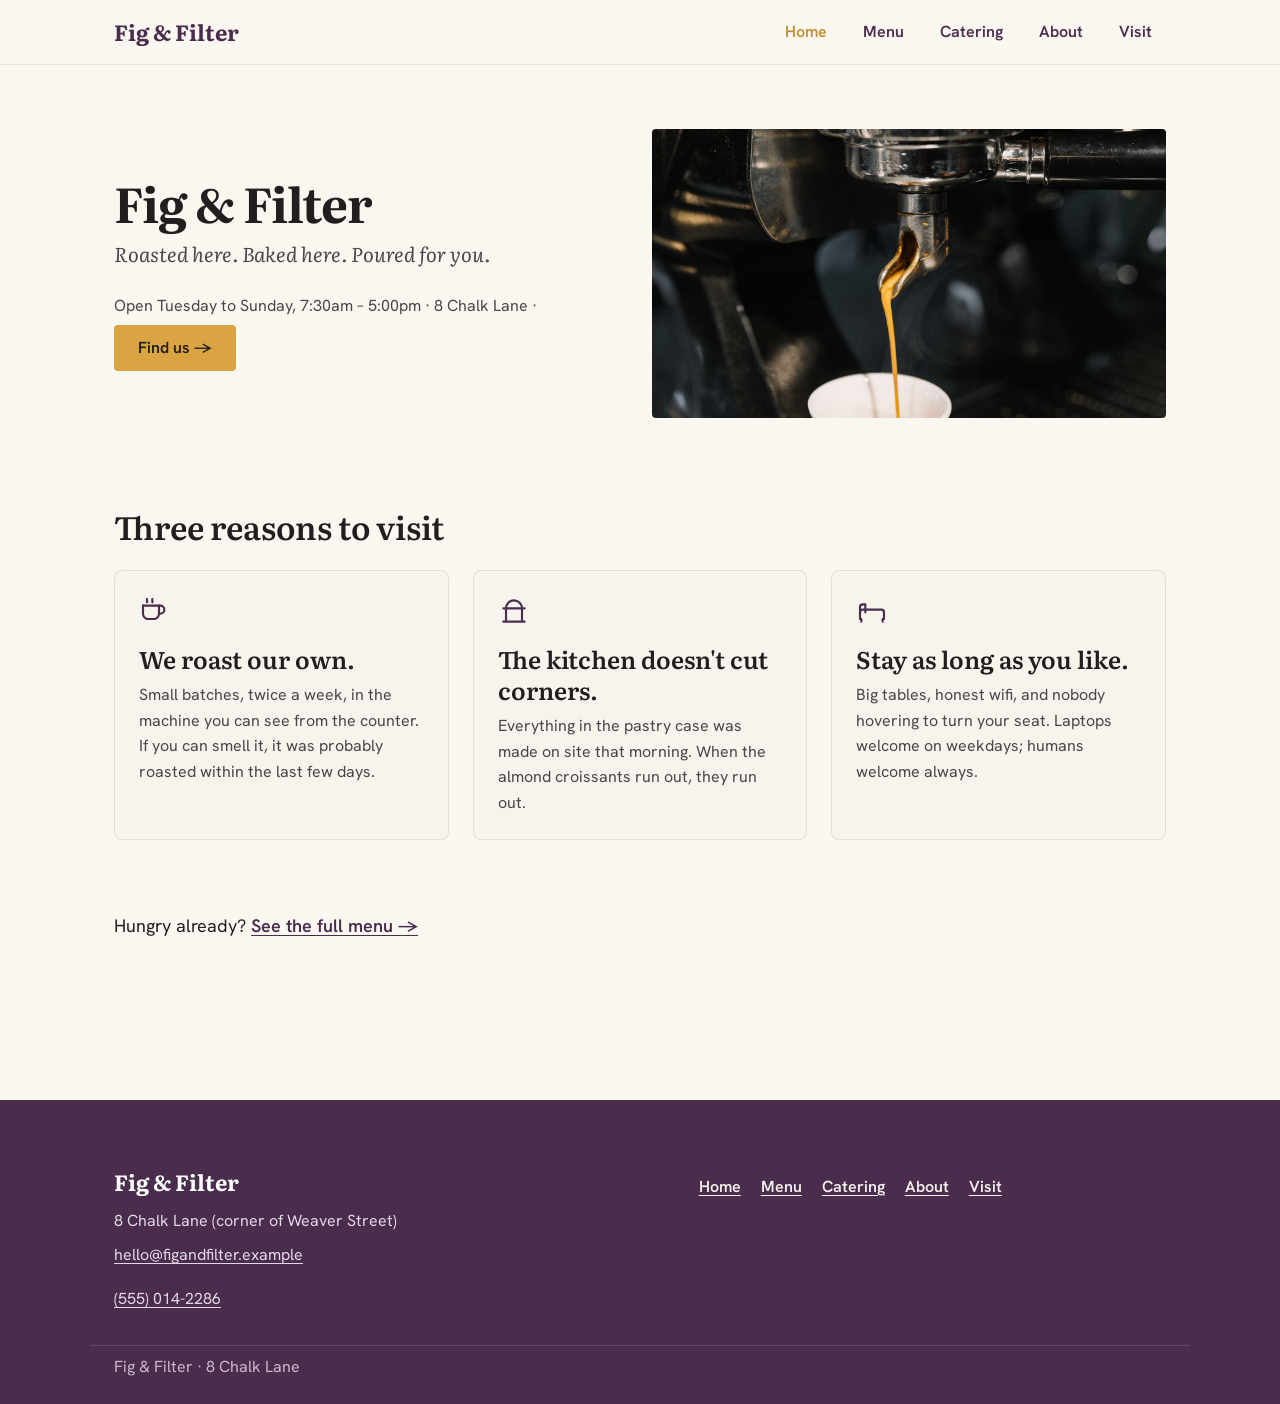
<file: index.html>
<!DOCTYPE html>
<html lang="en">
<head>
  <meta charset="UTF-8">
  <meta name="viewport" content="width=device-width, initial-scale=1.0">
  <title>Fig &amp; Filter — Roasted here. Baked here. Poured for you.</title>
  <link rel="preconnect" href="https://fonts.googleapis.com">
  <link rel="preconnect" href="https://fonts.gstatic.com" crossorigin>
  <link href="https://fonts.googleapis.com/css2?family=Literata:ital,wght@0,600;0,700;1,500&family=Hanken+Grotesk:wght@400;600;700&display=swap" rel="stylesheet">
  <link rel="stylesheet" href="styles.css">
</head>
<body>

  <header class="site-header">
    <div class="container header-inner">
      <a class="logo" href="index.html">Fig &amp; Filter</a>
      <button class="nav-toggle" aria-expanded="false" aria-controls="primary-nav">
        <span class="icon-bars" aria-hidden="true"></span>
        Menu
      </button>
      <nav class="primary-nav" id="primary-nav" aria-label="Primary">
        <ul>
          <li><a href="index.html" aria-current="page">Home</a></li>
          <li><a href="menu.html">Menu</a></li>
          <li><a href="catering.html">Catering</a></li>
          <li><a href="about.html">About</a></li>
          <li><a href="visit.html">Visit</a></li>
        </ul>
      </nav>
    </div>
  </header>

  <main>
    <section class="hero">
      <div class="container hero-grid">
        <div class="hero-text">
          <h1>Fig &amp; Filter</h1>
          <p class="hero-tagline">Roasted here. Baked here. Poured for you.</p>
          <p class="hero-essentials">
            Open Tuesday to Sunday, 7:30am – 5:00pm · 8 Chalk Lane ·
            <a class="btn btn-primary" href="visit.html">Find us →</a>
          </p>
        </div>
        <div class="hero-image">
          <img src="images/hero-espresso-pour.jpg" alt="Espresso pouring from the portafilter into a white cup at the Fig & Filter counter">
        </div>
      </div>
    </section>

    <section class="section">
      <div class="container">
        <h2>Three reasons to visit</h2>
        <div class="reasons-grid">
          <div class="reason-card">
            <svg class="reason-icon" viewBox="0 0 24 24" fill="none" stroke="currentColor" stroke-width="1.6" aria-hidden="true">
              <path d="M3 8h13a3 3 0 0 1 0 6h-1" stroke-linecap="round" stroke-linejoin="round"/>
              <path d="M3 8v6a4 4 0 0 0 4 4h4a4 4 0 0 0 4-4V8" stroke-linecap="round" stroke-linejoin="round"/>
              <path d="M6 3c-.5 1 .5 1.5 0 2.5M10 3c-.5 1 .5 1.5 0 2.5" stroke-linecap="round" stroke-linejoin="round"/>
            </svg>
            <h3>We roast our own.</h3>
            <p>Small batches, twice a week, in the machine you can see from the counter. If you can smell it, it was probably roasted within the last few days.</p>
          </div>
          <div class="reason-card">
            <svg class="reason-icon" viewBox="0 0 24 24" fill="none" stroke="currentColor" stroke-width="1.6" aria-hidden="true">
              <path d="M4 20h16M6 20V10a6 6 0 0 1 12 0v10" stroke-linecap="round" stroke-linejoin="round"/>
              <path d="M4 10h16" stroke-linecap="round" stroke-linejoin="round"/>
            </svg>
            <h3>The kitchen doesn't cut corners.</h3>
            <p>Everything in the pastry case was made on site that morning. When the almond croissants run out, they run out.</p>
          </div>
          <div class="reason-card">
            <svg class="reason-icon" viewBox="0 0 24 24" fill="none" stroke="currentColor" stroke-width="1.6" aria-hidden="true">
              <path d="M3 18v-5a2 2 0 0 1 2-2h14a2 2 0 0 1 2 2v5" stroke-linecap="round" stroke-linejoin="round"/>
              <path d="M4 18v2M20 18v2M3 13V9a2 2 0 0 1 2-2h2v6" stroke-linecap="round" stroke-linejoin="round"/>
            </svg>
            <h3>Stay as long as you like.</h3>
            <p>Big tables, honest wifi, and nobody hovering to turn your seat. Laptops welcome on weekdays; humans welcome always.</p>
          </div>
        </div>

        <p class="teaser">Hungry already? <a class="link-plain" href="menu.html">See the full menu →</a></p>
      </div>
    </section>
  </main>

  <footer class="site-footer">
    <div class="container footer-grid">
      <div>
        <p class="footer-brand">Fig &amp; Filter</p>
        <address class="footer-address">
          8 Chalk Lane (corner of Weaver Street)<br>
          <a href="mailto:hello@figandfilter.example">hello@figandfilter.example</a><br>
          <a href="tel:+15550142286">(555) 014-2286</a>
        </address>
      </div>
      <nav aria-label="Footer">
        <ul class="footer-nav">
          <li><a href="index.html">Home</a></li>
          <li><a href="menu.html">Menu</a></li>
          <li><a href="catering.html">Catering</a></li>
          <li><a href="about.html">About</a></li>
          <li><a href="visit.html">Visit</a></li>
        </ul>
      </nav>
    </div>
    <div class="container footer-bottom">
      Fig &amp; Filter · 8 Chalk Lane
    </div>
  </footer>

  <script src="nav.js"></script>
</body>
</html>
</file>
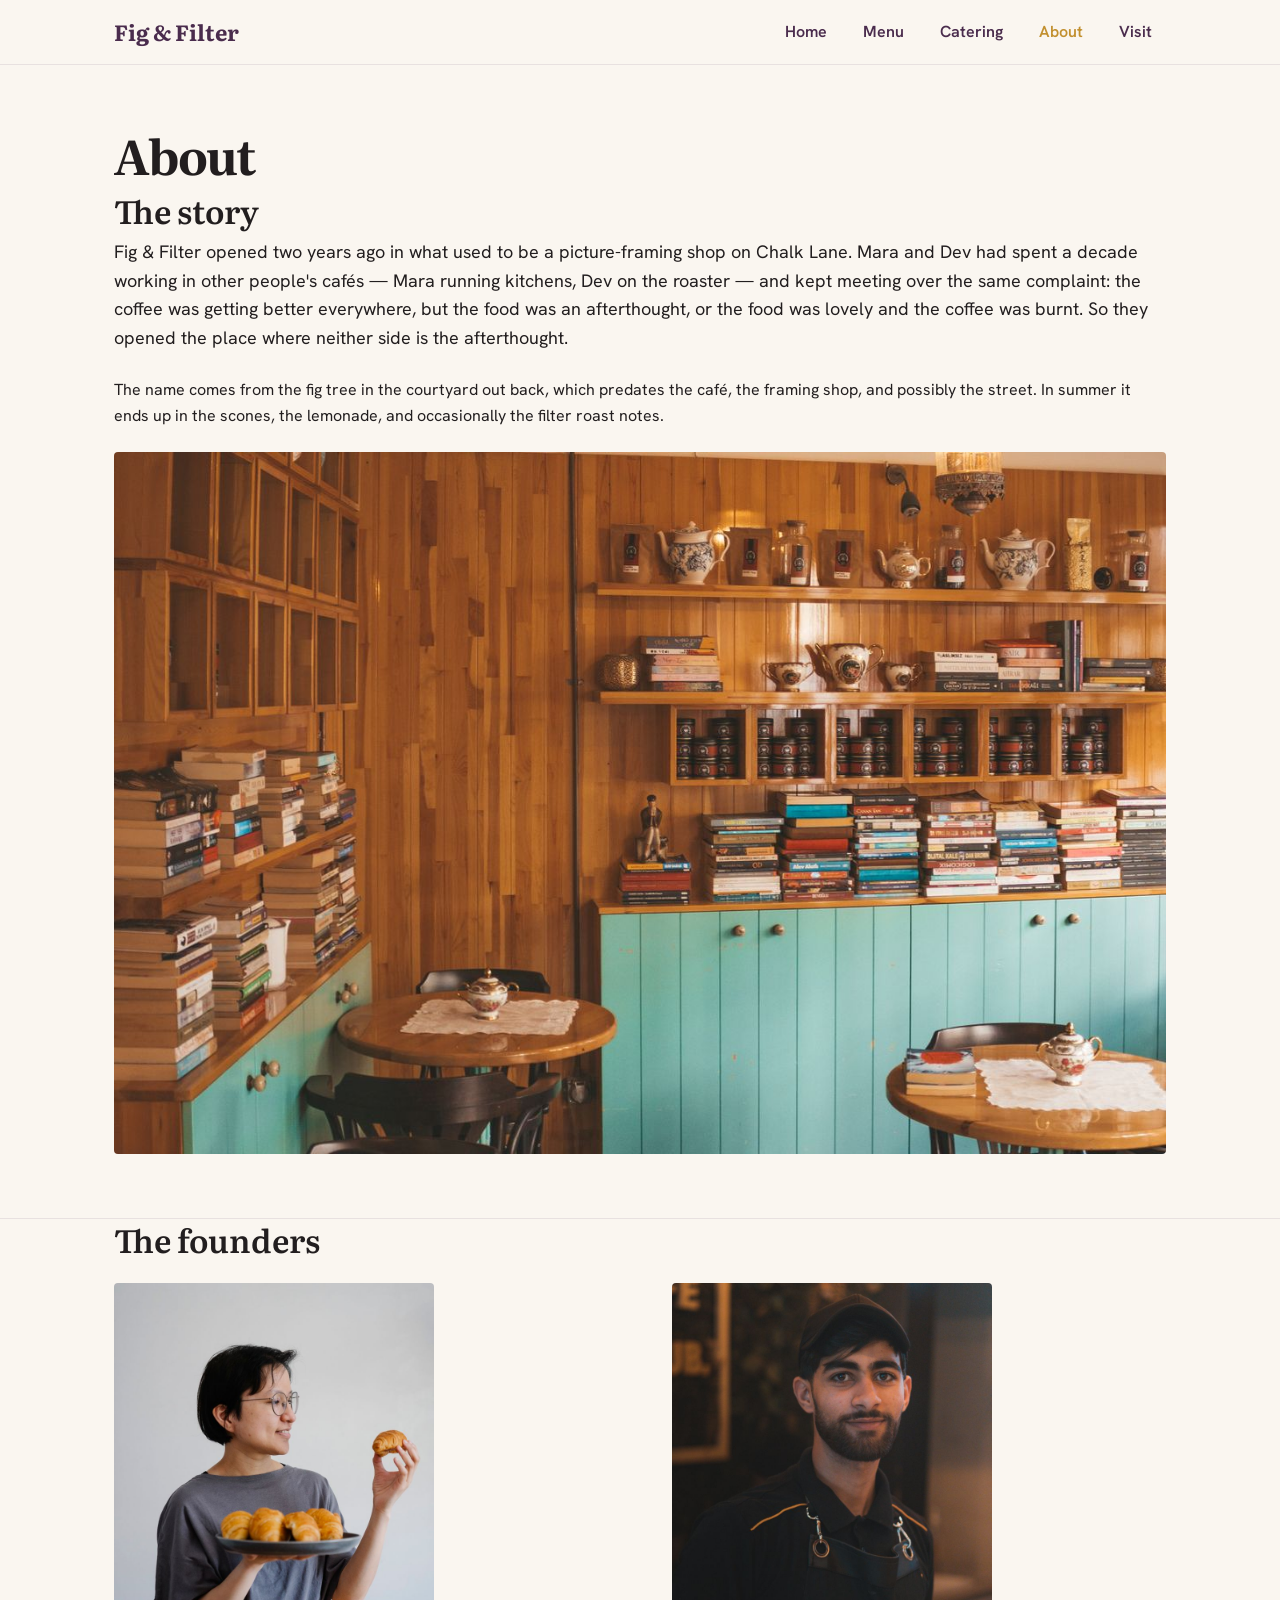
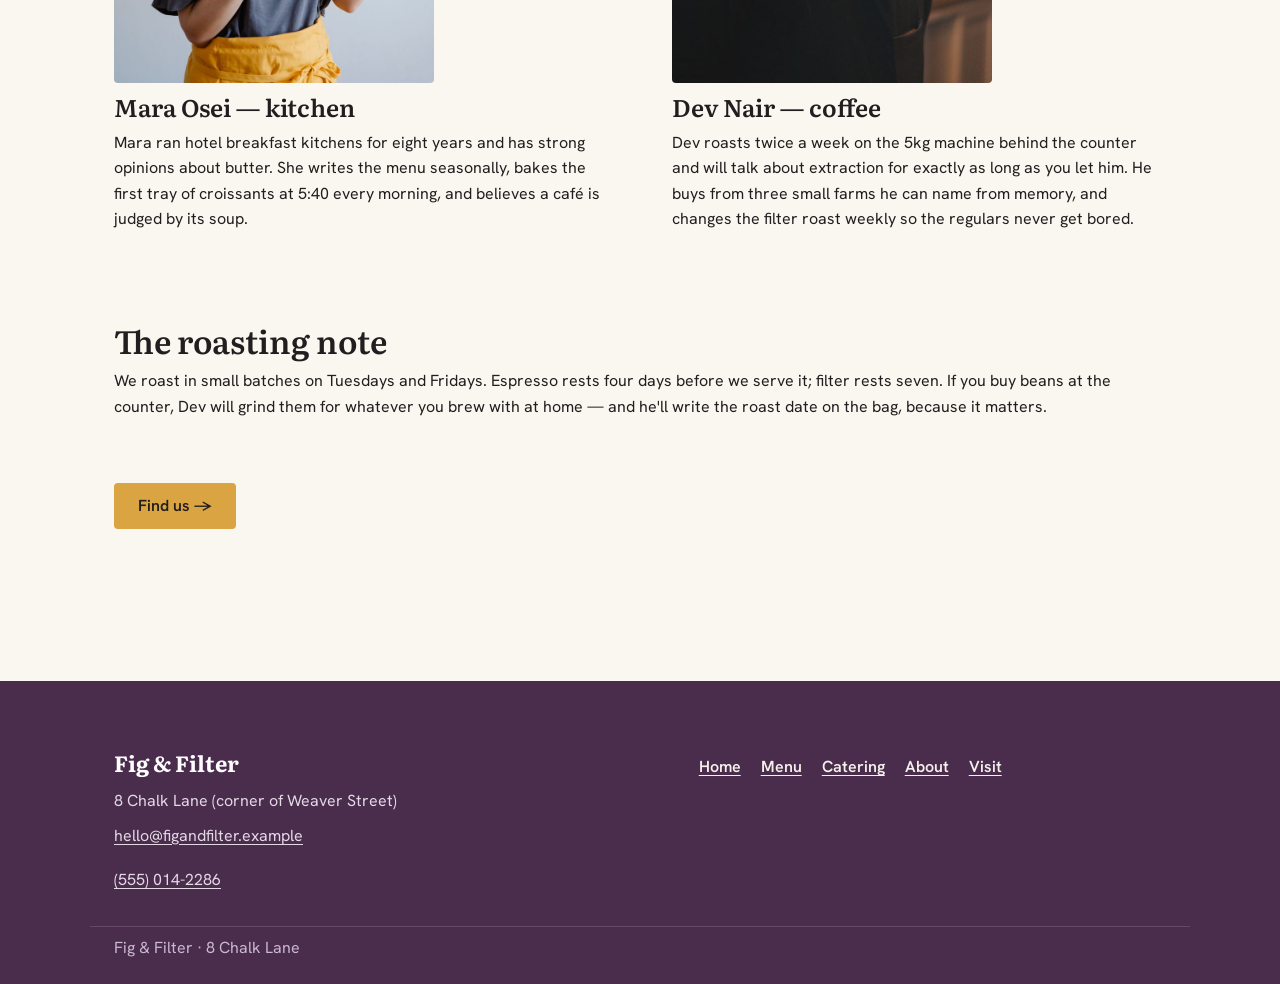
<file: about.html>
<!DOCTYPE html>
<html lang="en">
<head>
  <meta charset="UTF-8">
  <meta name="viewport" content="width=device-width, initial-scale=1.0">
  <title>About — Fig &amp; Filter</title>
  <link rel="preconnect" href="https://fonts.googleapis.com">
  <link rel="preconnect" href="https://fonts.gstatic.com" crossorigin>
  <link href="https://fonts.googleapis.com/css2?family=Literata:ital,wght@0,600;0,700;1,500&family=Hanken+Grotesk:wght@400;600;700&display=swap" rel="stylesheet">
  <link rel="stylesheet" href="styles.css">
</head>
<body>

  <header class="site-header">
    <div class="container header-inner">
      <a class="logo" href="index.html">Fig &amp; Filter</a>
      <button class="nav-toggle" aria-expanded="false" aria-controls="primary-nav">
        <span class="icon-bars" aria-hidden="true"></span>
        Menu
      </button>
      <nav class="primary-nav" id="primary-nav" aria-label="Primary">
        <ul>
          <li><a href="index.html">Home</a></li>
          <li><a href="menu.html">Menu</a></li>
          <li><a href="catering.html">Catering</a></li>
          <li><a href="about.html" aria-current="page">About</a></li>
          <li><a href="visit.html">Visit</a></li>
        </ul>
      </nav>
    </div>
  </header>

  <main>
    <section class="section" style="padding-bottom: 0;">
      <div class="container">
        <h1>About</h1>

        <h2>The story</h2>
        <p class="body-lg">Fig &amp; Filter opened two years ago in what used to be a picture-framing shop on Chalk Lane. Mara and Dev had spent a decade working in other people's cafés — Mara running kitchens, Dev on the roaster — and kept meeting over the same complaint: the coffee was getting better everywhere, but the food was an afterthought, or the food was lovely and the coffee was burnt. So they opened the place where neither side is the afterthought.</p>
        <p>The name comes from the fig tree in the courtyard out back, which predates the café, the framing shop, and possibly the street. In summer it ends up in the scones, the lemonade, and occasionally the filter roast notes.</p>

        <div class="about-media">
          <img src="images/interior-seating.jpg" alt="Wooden tables inside the café, surrounded by shelves of books and tea tins">
        </div>
      </div>
    </section>

    <section class="section" style="padding-top: 0;">
      <div class="container">
        <h2>The founders</h2>
        <div class="founders-grid">
          <div class="founder-card">
            <img src="images/founder-mara.jpg" alt="Mara Osei holding a plate of freshly baked croissants">
            <h3>Mara Osei — kitchen</h3>
            <p>Mara ran hotel breakfast kitchens for eight years and has strong opinions about butter. She writes the menu seasonally, bakes the first tray of croissants at 5:40 every morning, and believes a café is judged by its soup.</p>
          </div>
          <div class="founder-card">
            <img src="images/founder-dev.jpg" alt="Dev Nair in his cap and apron behind the counter">
            <h3>Dev Nair — coffee</h3>
            <p>Dev roasts twice a week on the 5kg machine behind the counter and will talk about extraction for exactly as long as you let him. He buys from three small farms he can name from memory, and changes the filter roast weekly so the regulars never get bored.</p>
          </div>
        </div>

        <h2 style="margin-top: var(--stack-lg);">The roasting note</h2>
        <p>We roast in small batches on Tuesdays and Fridays. Espresso rests four days before we serve it; filter rests seven. If you buy beans at the counter, Dev will grind them for whatever you brew with at home — and he'll write the roast date on the bag, because it matters.</p>

        <p class="teaser">
          <a class="btn btn-primary" href="visit.html">Find us →</a>
        </p>
      </div>
    </section>
  </main>

  <footer class="site-footer">
    <div class="container footer-grid">
      <div>
        <p class="footer-brand">Fig &amp; Filter</p>
        <address class="footer-address">
          8 Chalk Lane (corner of Weaver Street)<br>
          <a href="mailto:hello@figandfilter.example">hello@figandfilter.example</a><br>
          <a href="tel:+15550142286">(555) 014-2286</a>
        </address>
      </div>
      <nav aria-label="Footer">
        <ul class="footer-nav">
          <li><a href="index.html">Home</a></li>
          <li><a href="menu.html">Menu</a></li>
          <li><a href="catering.html">Catering</a></li>
          <li><a href="about.html">About</a></li>
          <li><a href="visit.html">Visit</a></li>
        </ul>
      </nav>
    </div>
    <div class="container footer-bottom">
      Fig &amp; Filter · 8 Chalk Lane
    </div>
  </footer>

  <script src="nav.js"></script>
</body>
</html>
</file>
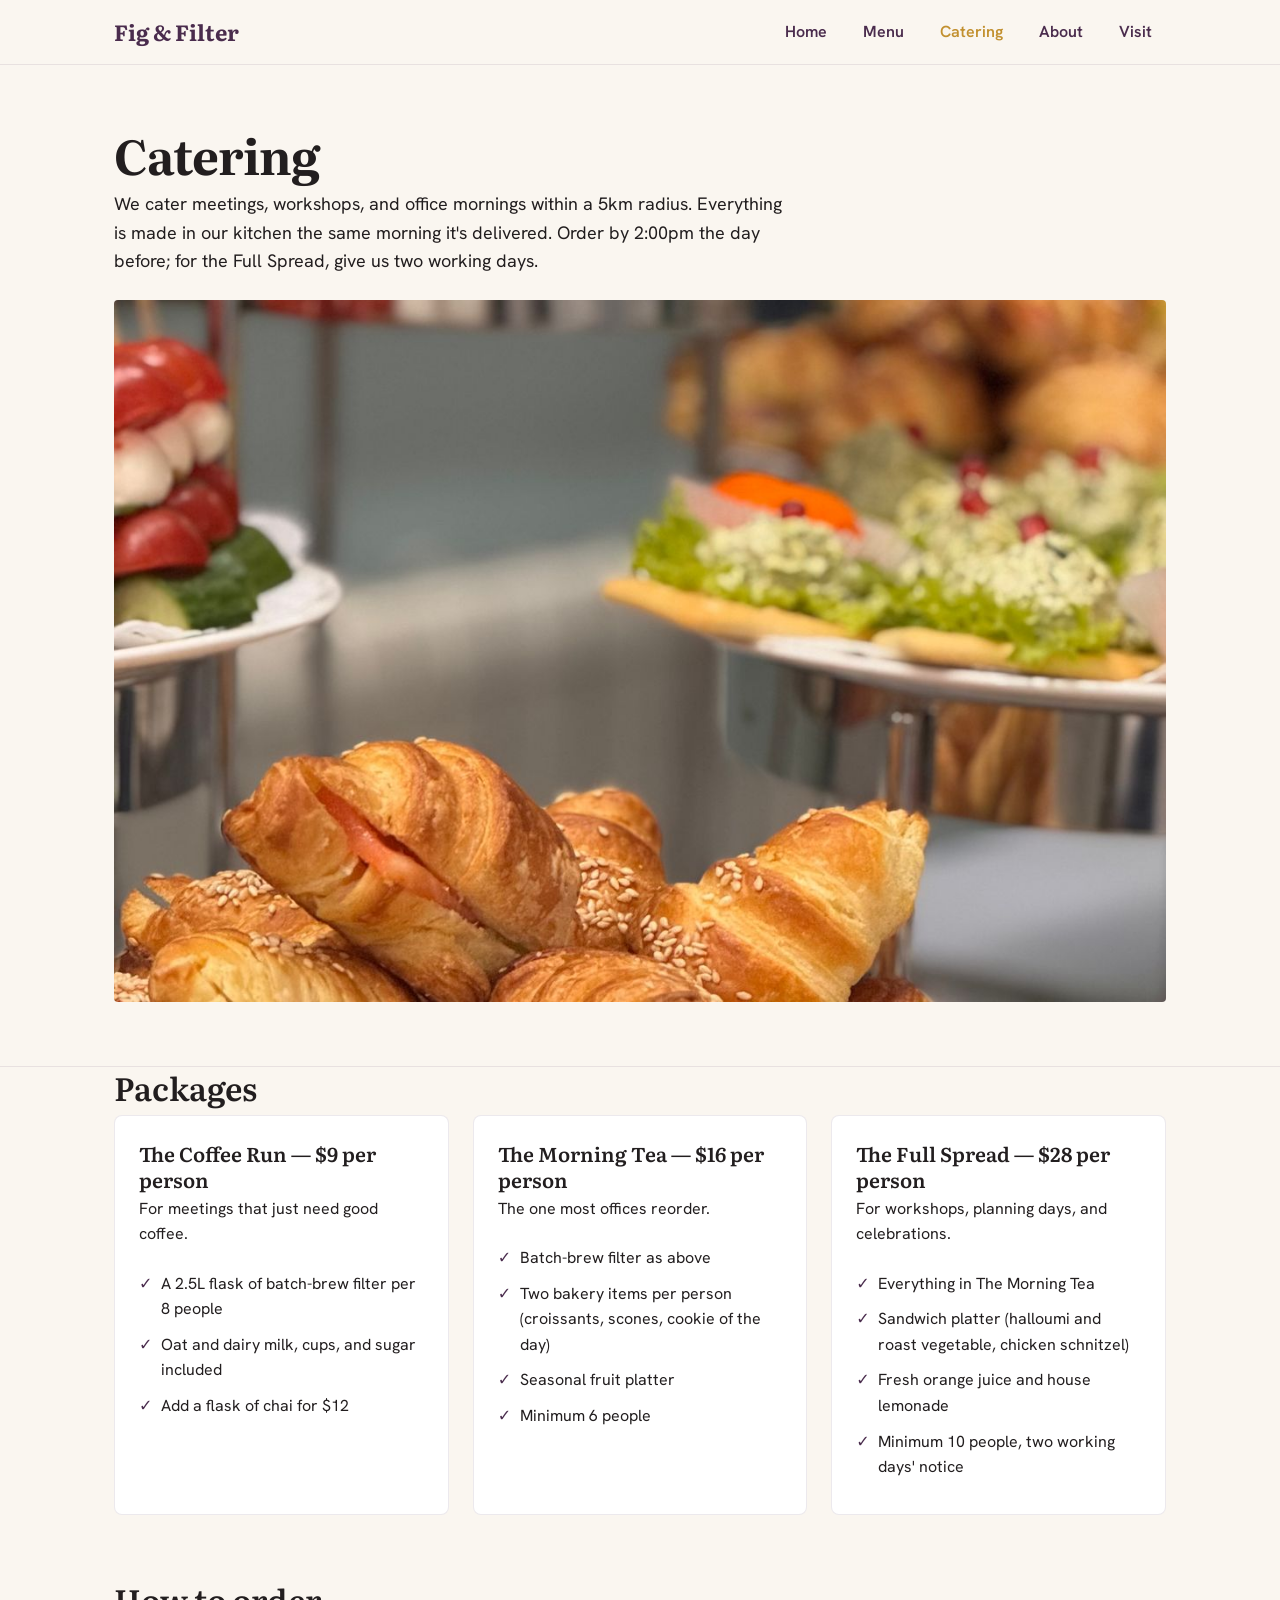
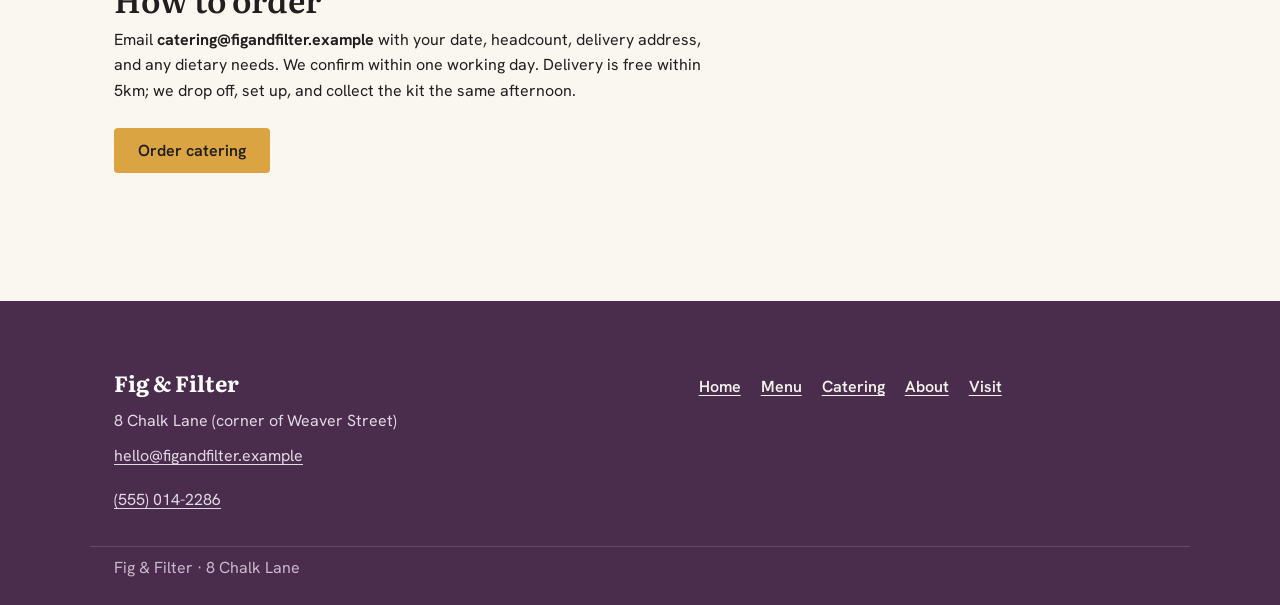
<file: catering.html>
<!DOCTYPE html>
<html lang="en">
<head>
  <meta charset="UTF-8">
  <meta name="viewport" content="width=device-width, initial-scale=1.0">
  <title>Catering — Fig &amp; Filter</title>
  <link rel="preconnect" href="https://fonts.googleapis.com">
  <link rel="preconnect" href="https://fonts.gstatic.com" crossorigin>
  <link href="https://fonts.googleapis.com/css2?family=Literata:ital,wght@0,600;0,700;1,500&family=Hanken+Grotesk:wght@400;600;700&display=swap" rel="stylesheet">
  <link rel="stylesheet" href="styles.css">
</head>
<body>

  <header class="site-header">
    <div class="container header-inner">
      <a class="logo" href="index.html">Fig &amp; Filter</a>
      <button class="nav-toggle" aria-expanded="false" aria-controls="primary-nav">
        <span class="icon-bars" aria-hidden="true"></span>
        Menu
      </button>
      <nav class="primary-nav" id="primary-nav" aria-label="Primary">
        <ul>
          <li><a href="index.html">Home</a></li>
          <li><a href="menu.html">Menu</a></li>
          <li><a href="catering.html" aria-current="page">Catering</a></li>
          <li><a href="about.html">About</a></li>
          <li><a href="visit.html">Visit</a></li>
        </ul>
      </nav>
    </div>
  </header>

  <main>
    <section class="section" style="padding-bottom: 0;">
      <div class="container">
        <h1>Catering</h1>
        <p class="body-lg catering-intro">We cater meetings, workshops, and office mornings within a 5km radius. Everything is made in our kitchen the same morning it's delivered. Order by 2:00pm the day before; for the Full Spread, give us two working days.</p>

        <div class="catering-media">
          <img src="images/catering-spread.jpg" alt="A catering spread of filled croissants and canapés on serving stands">
        </div>
      </div>
    </section>

    <section class="section" style="padding-top: 0;">
      <div class="container">
        <h2>Packages</h2>

        <div class="packages-grid">
          <div class="package-card">
            <h3>The Coffee Run — $9 per person</h3>
            <p>For meetings that just need good coffee.</p>
            <ul>
              <li>A 2.5L flask of batch-brew filter per 8 people</li>
              <li>Oat and dairy milk, cups, and sugar included</li>
              <li>Add a flask of chai for $12</li>
            </ul>
          </div>

          <div class="package-card">
            <h3>The Morning Tea — $16 per person</h3>
            <p>The one most offices reorder.</p>
            <ul>
              <li>Batch-brew filter as above</li>
              <li>Two bakery items per person (croissants, scones, cookie of the day)</li>
              <li>Seasonal fruit platter</li>
              <li>Minimum 6 people</li>
            </ul>
          </div>

          <div class="package-card">
            <h3>The Full Spread — $28 per person</h3>
            <p>For workshops, planning days, and celebrations.</p>
            <ul>
              <li>Everything in The Morning Tea</li>
              <li>Sandwich platter (halloumi and roast vegetable, chicken schnitzel)</li>
              <li>Fresh orange juice and house lemonade</li>
              <li>Minimum 10 people, two working days' notice</li>
            </ul>
          </div>
        </div>

        <div class="how-to-order">
          <h2>How to order</h2>
          <p>Email <strong>catering@figandfilter.example</strong> with your date, headcount, delivery address, and any dietary needs. We confirm within one working day. Delivery is free within 5km; we drop off, set up, and collect the kit the same afternoon.</p>
        </div>

        <div class="cta-block">
          <a class="btn btn-primary" href="mailto:catering@figandfilter.example">Order catering</a>
        </div>
      </div>
    </section>
  </main>

  <footer class="site-footer">
    <div class="container footer-grid">
      <div>
        <p class="footer-brand">Fig &amp; Filter</p>
        <address class="footer-address">
          8 Chalk Lane (corner of Weaver Street)<br>
          <a href="mailto:hello@figandfilter.example">hello@figandfilter.example</a><br>
          <a href="tel:+15550142286">(555) 014-2286</a>
        </address>
      </div>
      <nav aria-label="Footer">
        <ul class="footer-nav">
          <li><a href="index.html">Home</a></li>
          <li><a href="menu.html">Menu</a></li>
          <li><a href="catering.html">Catering</a></li>
          <li><a href="about.html">About</a></li>
          <li><a href="visit.html">Visit</a></li>
        </ul>
      </nav>
    </div>
    <div class="container footer-bottom">
      Fig &amp; Filter · 8 Chalk Lane
    </div>
  </footer>

  <script src="nav.js"></script>
</body>
</html>
</file>
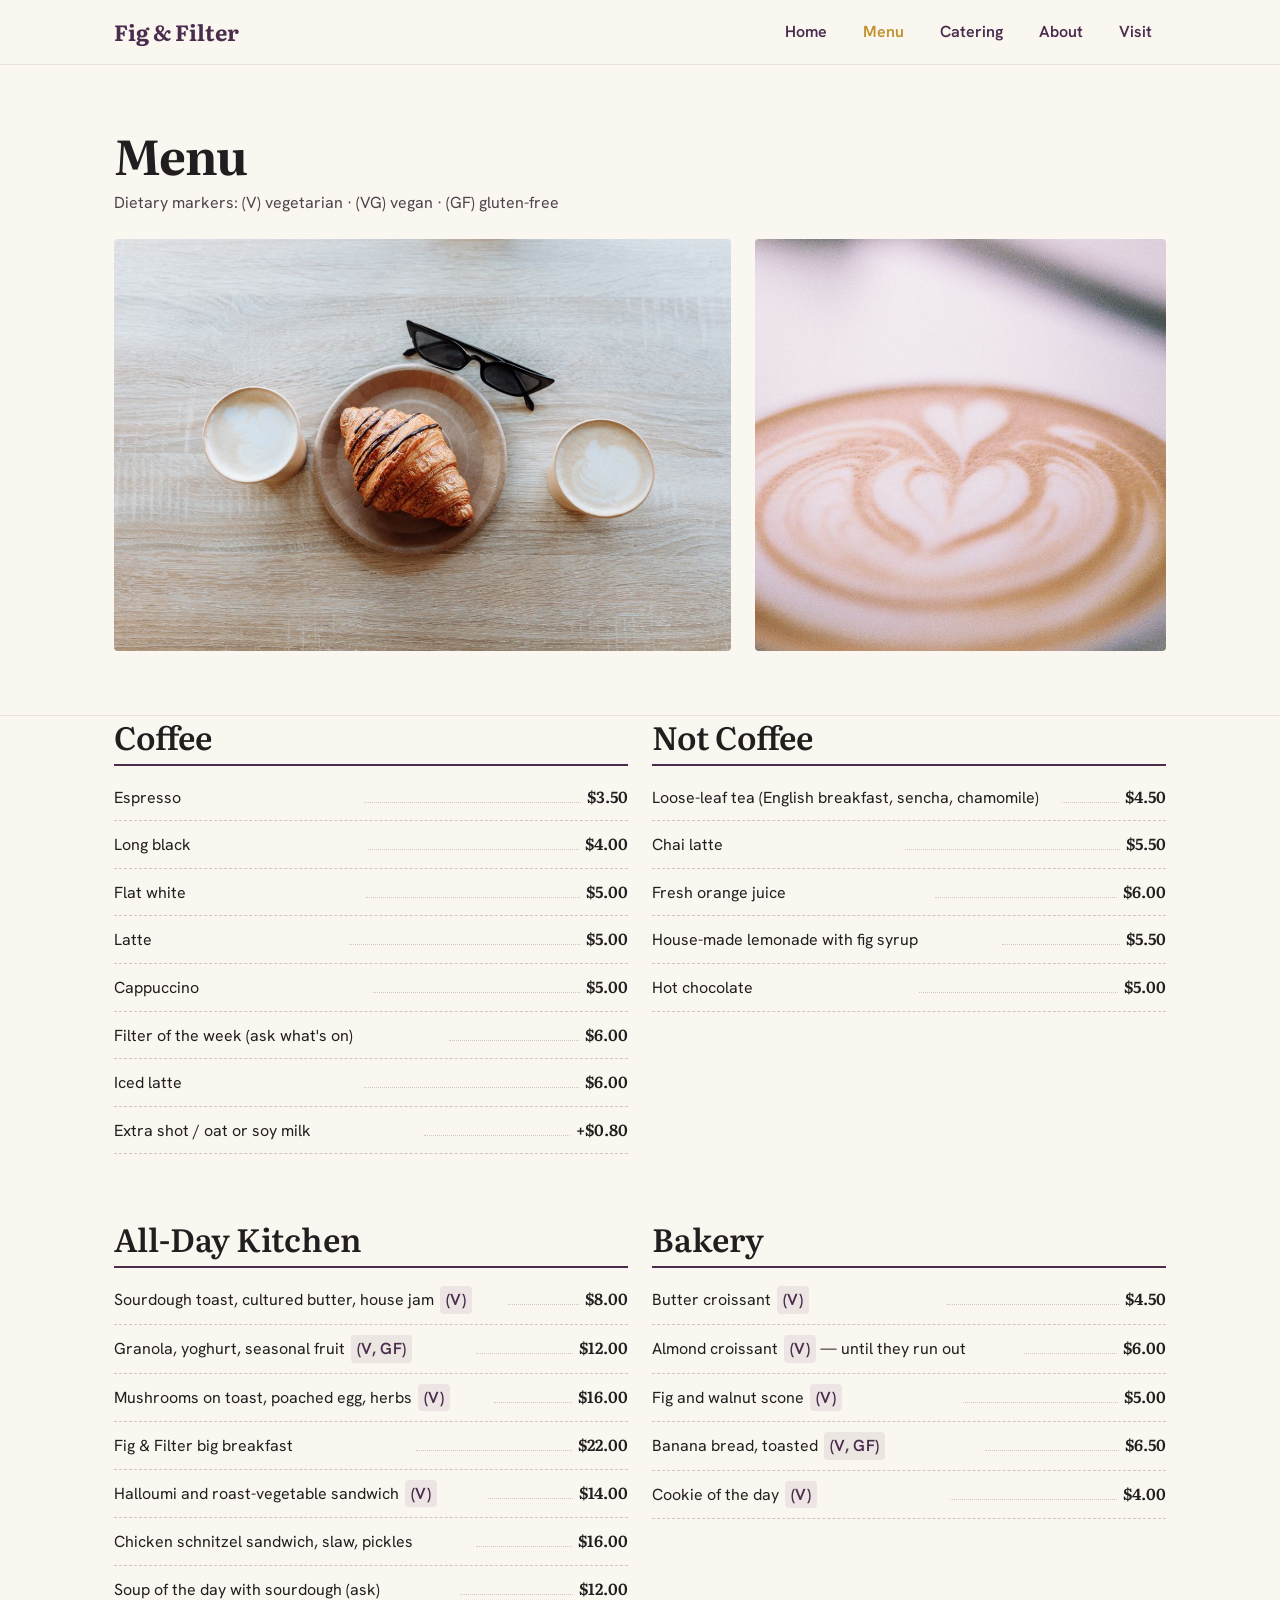
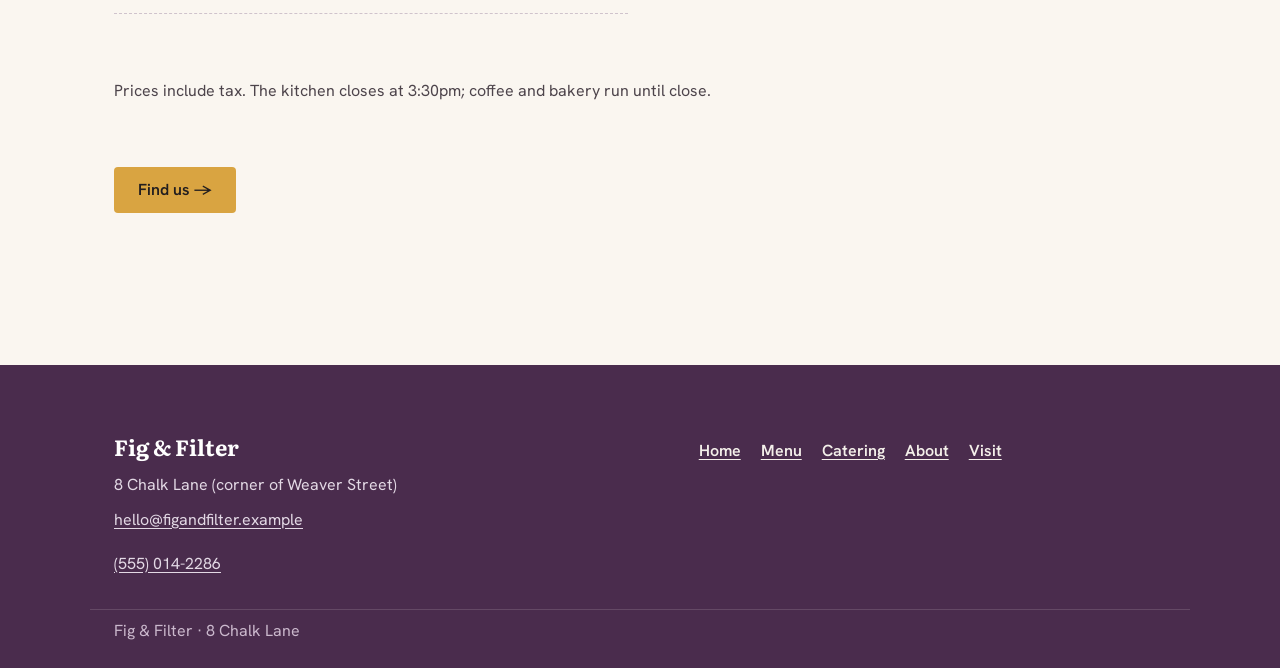
<file: menu.html>
<!DOCTYPE html>
<html lang="en">
<head>
  <meta charset="UTF-8">
  <meta name="viewport" content="width=device-width, initial-scale=1.0">
  <title>Menu — Fig &amp; Filter</title>
  <link rel="preconnect" href="https://fonts.googleapis.com">
  <link rel="preconnect" href="https://fonts.gstatic.com" crossorigin>
  <link href="https://fonts.googleapis.com/css2?family=Literata:ital,wght@0,600;0,700;1,500&family=Hanken+Grotesk:wght@400;600;700&display=swap" rel="stylesheet">
  <link rel="stylesheet" href="styles.css">
</head>
<body>

  <header class="site-header">
    <div class="container header-inner">
      <a class="logo" href="index.html">Fig &amp; Filter</a>
      <button class="nav-toggle" aria-expanded="false" aria-controls="primary-nav">
        <span class="icon-bars" aria-hidden="true"></span>
        Menu
      </button>
      <nav class="primary-nav" id="primary-nav" aria-label="Primary">
        <ul>
          <li><a href="index.html">Home</a></li>
          <li><a href="menu.html" aria-current="page">Menu</a></li>
          <li><a href="catering.html">Catering</a></li>
          <li><a href="about.html">About</a></li>
          <li><a href="visit.html">Visit</a></li>
        </ul>
      </nav>
    </div>
  </header>

  <main>
    <section class="section" style="padding-bottom: 0;">
      <div class="container">
        <h1>Menu</h1>
        <p class="dietary-legend">Dietary markers: (V) vegetarian · (VG) vegan · (GF) gluten-free</p>

        <div class="menu-media">
          <img src="images/menu-flatlay.jpg" alt="A croissant and two lattes on a wooden table, seen from above">
          <img src="images/latte-art.jpg" alt="Close-up of heart-shaped latte art in a Fig & Filter cup">
        </div>
      </div>
    </section>

    <section class="section" style="padding-top: 0;">
      <div class="container">
        <div class="menu-categories">

          <div class="menu-category">
            <h2>Coffee</h2>
            <ul class="menu-list">
              <li><span class="menu-item-name">Espresso</span><span class="menu-item-leader"></span><span class="menu-item-price">$3.50</span></li>
              <li><span class="menu-item-name">Long black</span><span class="menu-item-leader"></span><span class="menu-item-price">$4.00</span></li>
              <li><span class="menu-item-name">Flat white</span><span class="menu-item-leader"></span><span class="menu-item-price">$5.00</span></li>
              <li><span class="menu-item-name">Latte</span><span class="menu-item-leader"></span><span class="menu-item-price">$5.00</span></li>
              <li><span class="menu-item-name">Cappuccino</span><span class="menu-item-leader"></span><span class="menu-item-price">$5.00</span></li>
              <li><span class="menu-item-name">Filter of the week (ask what's on)</span><span class="menu-item-leader"></span><span class="menu-item-price">$6.00</span></li>
              <li><span class="menu-item-name">Iced latte</span><span class="menu-item-leader"></span><span class="menu-item-price">$6.00</span></li>
              <li><span class="menu-item-name">Extra shot / oat or soy milk</span><span class="menu-item-leader"></span><span class="menu-item-price">+$0.80</span></li>
            </ul>
          </div>

          <div class="menu-category">
            <h2>Not Coffee</h2>
            <ul class="menu-list">
              <li><span class="menu-item-name">Loose-leaf tea (English breakfast, sencha, chamomile)</span><span class="menu-item-leader"></span><span class="menu-item-price">$4.50</span></li>
              <li><span class="menu-item-name">Chai latte</span><span class="menu-item-leader"></span><span class="menu-item-price">$5.50</span></li>
              <li><span class="menu-item-name">Fresh orange juice</span><span class="menu-item-leader"></span><span class="menu-item-price">$6.00</span></li>
              <li><span class="menu-item-name">House-made lemonade with fig syrup</span><span class="menu-item-leader"></span><span class="menu-item-price">$5.50</span></li>
              <li><span class="menu-item-name">Hot chocolate</span><span class="menu-item-leader"></span><span class="menu-item-price">$5.00</span></li>
            </ul>
          </div>

          <div class="menu-category">
            <h2>All-Day Kitchen</h2>
            <ul class="menu-list">
              <li><span class="menu-item-name">Sourdough toast, cultured butter, house jam <span class="dietary-tag">(V)</span></span><span class="menu-item-leader"></span><span class="menu-item-price">$8.00</span></li>
              <li><span class="menu-item-name">Granola, yoghurt, seasonal fruit <span class="dietary-tag">(V, GF)</span></span><span class="menu-item-leader"></span><span class="menu-item-price">$12.00</span></li>
              <li><span class="menu-item-name">Mushrooms on toast, poached egg, herbs <span class="dietary-tag">(V)</span></span><span class="menu-item-leader"></span><span class="menu-item-price">$16.00</span></li>
              <li><span class="menu-item-name">Fig &amp; Filter big breakfast</span><span class="menu-item-leader"></span><span class="menu-item-price">$22.00</span></li>
              <li><span class="menu-item-name">Halloumi and roast-vegetable sandwich <span class="dietary-tag">(V)</span></span><span class="menu-item-leader"></span><span class="menu-item-price">$14.00</span></li>
              <li><span class="menu-item-name">Chicken schnitzel sandwich, slaw, pickles</span><span class="menu-item-leader"></span><span class="menu-item-price">$16.00</span></li>
              <li><span class="menu-item-name">Soup of the day with sourdough (ask)</span><span class="menu-item-leader"></span><span class="menu-item-price">$12.00</span></li>
            </ul>
          </div>

          <div class="menu-category">
            <h2>Bakery</h2>
            <ul class="menu-list">
              <li><span class="menu-item-name">Butter croissant <span class="dietary-tag">(V)</span></span><span class="menu-item-leader"></span><span class="menu-item-price">$4.50</span></li>
              <li><span class="menu-item-name">Almond croissant <span class="dietary-tag">(V)</span> — until they run out</span><span class="menu-item-leader"></span><span class="menu-item-price">$6.00</span></li>
              <li><span class="menu-item-name">Fig and walnut scone <span class="dietary-tag">(V)</span></span><span class="menu-item-leader"></span><span class="menu-item-price">$5.00</span></li>
              <li><span class="menu-item-name">Banana bread, toasted <span class="dietary-tag">(V, GF)</span></span><span class="menu-item-leader"></span><span class="menu-item-price">$6.50</span></li>
              <li><span class="menu-item-name">Cookie of the day <span class="dietary-tag">(V)</span></span><span class="menu-item-leader"></span><span class="menu-item-price">$4.00</span></li>
            </ul>
          </div>

        </div>

        <p class="menu-footnote">Prices include tax. The kitchen closes at 3:30pm; coffee and bakery run until close.</p>

        <p class="teaser">
          <a class="btn btn-primary" href="visit.html">Find us →</a>
        </p>
      </div>
    </section>
  </main>

  <footer class="site-footer">
    <div class="container footer-grid">
      <div>
        <p class="footer-brand">Fig &amp; Filter</p>
        <address class="footer-address">
          8 Chalk Lane (corner of Weaver Street)<br>
          <a href="mailto:hello@figandfilter.example">hello@figandfilter.example</a><br>
          <a href="tel:+15550142286">(555) 014-2286</a>
        </address>
      </div>
      <nav aria-label="Footer">
        <ul class="footer-nav">
          <li><a href="index.html">Home</a></li>
          <li><a href="menu.html">Menu</a></li>
          <li><a href="catering.html">Catering</a></li>
          <li><a href="about.html">About</a></li>
          <li><a href="visit.html">Visit</a></li>
        </ul>
      </nav>
    </div>
    <div class="container footer-bottom">
      Fig &amp; Filter · 8 Chalk Lane
    </div>
  </footer>

  <script src="nav.js"></script>
</body>
</html>
</file>
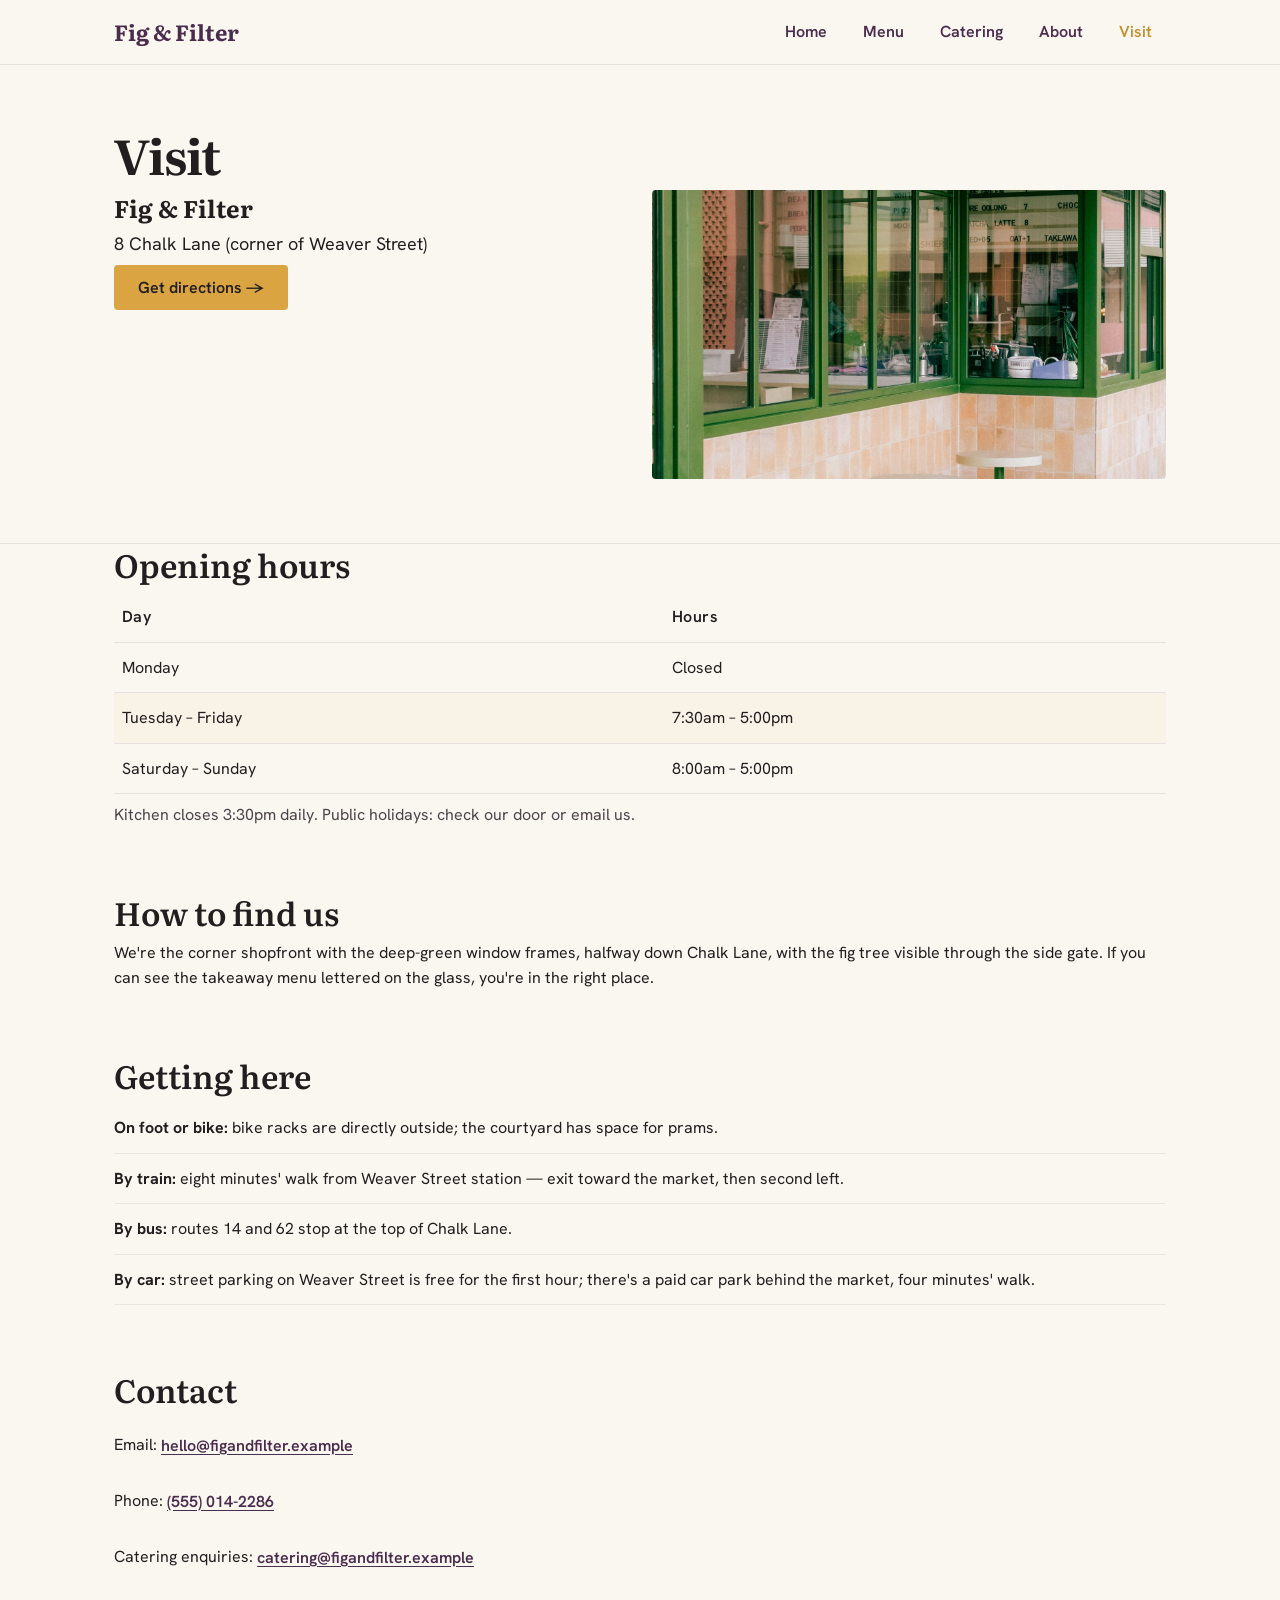
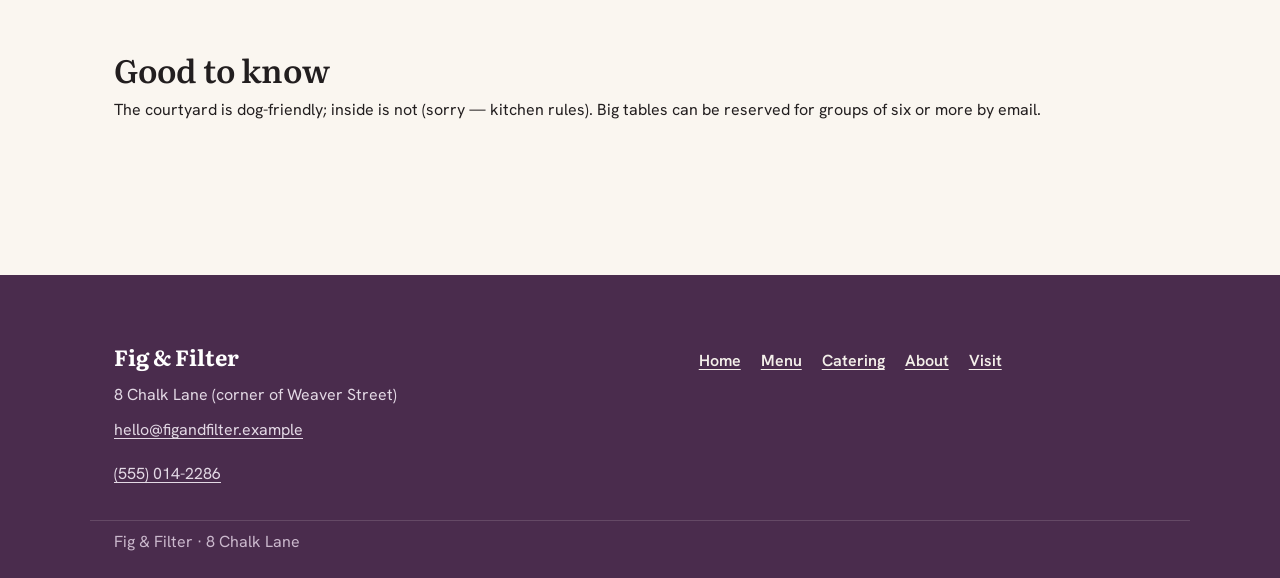
<file: visit.html>
<!DOCTYPE html>
<html lang="en">
<head>
  <meta charset="UTF-8">
  <meta name="viewport" content="width=device-width, initial-scale=1.0">
  <title>Visit — Fig &amp; Filter</title>
  <link rel="preconnect" href="https://fonts.googleapis.com">
  <link rel="preconnect" href="https://fonts.gstatic.com" crossorigin>
  <link href="https://fonts.googleapis.com/css2?family=Literata:ital,wght@0,600;0,700;1,500&family=Hanken+Grotesk:wght@400;600;700&display=swap" rel="stylesheet">
  <link rel="stylesheet" href="styles.css">
</head>
<body>

  <header class="site-header">
    <div class="container header-inner">
      <a class="logo" href="index.html">Fig &amp; Filter</a>
      <button class="nav-toggle" aria-expanded="false" aria-controls="primary-nav">
        <span class="icon-bars" aria-hidden="true"></span>
        Menu
      </button>
      <nav class="primary-nav" id="primary-nav" aria-label="Primary">
        <ul>
          <li><a href="index.html">Home</a></li>
          <li><a href="menu.html">Menu</a></li>
          <li><a href="catering.html">Catering</a></li>
          <li><a href="about.html">About</a></li>
          <li><a href="visit.html" aria-current="page">Visit</a></li>
        </ul>
      </nav>
    </div>
  </header>

  <main>
    <section class="section">
      <div class="container">
        <h1>Visit</h1>

        <div class="visit-hero">
          <div>
            <address class="visit-address">
              <strong>Fig &amp; Filter</strong>
              8 Chalk Lane (corner of Weaver Street)
            </address>
            <p>
              <a class="btn btn-primary" href="https://www.google.com/maps/search/?api=1&query=8+Chalk+Lane+corner+of+Weaver+Street">Get directions →</a>
            </p>
          </div>
          <img src="images/storefront.jpg" alt="The Fig & Filter corner shopfront with deep-green window frames and a pavement table">
        </div>
      </div>
    </section>

    <section class="section" style="padding-top: 0;">
      <div class="container">
        <h2>Opening hours</h2>
        <table class="hours-table">
          <thead>
            <tr>
              <th scope="col">Day</th>
              <th scope="col">Hours</th>
            </tr>
          </thead>
          <tbody>
            <tr>
              <td>Monday</td>
              <td>Closed</td>
            </tr>
            <tr class="today">
              <td>Tuesday – Friday</td>
              <td>7:30am – 5:00pm</td>
            </tr>
            <tr>
              <td>Saturday – Sunday</td>
              <td>8:00am – 5:00pm</td>
            </tr>
          </tbody>
        </table>
        <p class="hours-note">Kitchen closes 3:30pm daily. Public holidays: check our door or email us.</p>

        <h2 style="margin-top: var(--stack-lg);">How to find us</h2>
        <p>We're the corner shopfront with the deep-green window frames, halfway down Chalk Lane, with the fig tree visible through the side gate. If you can see the takeaway menu lettered on the glass, you're in the right place.</p>

        <h2 style="margin-top: var(--stack-lg);">Getting here</h2>
        <ul class="getting-here-list">
          <li><strong>On foot or bike:</strong> bike racks are directly outside; the courtyard has space for prams.</li>
          <li><strong>By train:</strong> eight minutes' walk from Weaver Street station — exit toward the market, then second left.</li>
          <li><strong>By bus:</strong> routes 14 and 62 stop at the top of Chalk Lane.</li>
          <li><strong>By car:</strong> street parking on Weaver Street is free for the first hour; there's a paid car park behind the market, four minutes' walk.</li>
        </ul>

        <h2 style="margin-top: var(--stack-lg);">Contact</h2>
        <ul class="contact-list">
          <li>Email: <a href="mailto:hello@figandfilter.example">hello@figandfilter.example</a></li>
          <li>Phone: <a href="tel:+15550142286">(555) 014-2286</a></li>
          <li>Catering enquiries: <a href="mailto:catering@figandfilter.example">catering@figandfilter.example</a></li>
        </ul>

        <h2 style="margin-top: var(--stack-lg);">Good to know</h2>
        <p>The courtyard is dog-friendly; inside is not (sorry — kitchen rules). Big tables can be reserved for groups of six or more by email.</p>
      </div>
    </section>
  </main>

  <footer class="site-footer">
    <div class="container footer-grid">
      <div>
        <p class="footer-brand">Fig &amp; Filter</p>
        <address class="footer-address">
          8 Chalk Lane (corner of Weaver Street)<br>
          <a href="mailto:hello@figandfilter.example">hello@figandfilter.example</a><br>
          <a href="tel:+15550142286">(555) 014-2286</a>
        </address>
      </div>
      <nav aria-label="Footer">
        <ul class="footer-nav">
          <li><a href="index.html">Home</a></li>
          <li><a href="menu.html">Menu</a></li>
          <li><a href="catering.html">Catering</a></li>
          <li><a href="about.html">About</a></li>
          <li><a href="visit.html">Visit</a></li>
        </ul>
      </nav>
    </div>
    <div class="container footer-bottom">
      Fig &amp; Filter · 8 Chalk Lane
    </div>
  </footer>

  <script src="nav.js"></script>
</body>
</html>
</file>
<file: styles.css>
/* ==========================================================================
   Fig & Filter — shared stylesheet
   Design tokens sourced from DESIGN.md
   ========================================================================== */

:root {
  /* Brand colours */
  --color-primary: #4A2C4D;        /* deep fig purple */
  --color-primary-dark: #331736;   /* darker fig, for hover states */
  --color-accent: #D9A441;         /* warm amber */
  --color-accent-dark: #c2902f;    /* amber hover */
  --color-bg: #FAF6F0;             /* warm off-white / paper */
  --color-text: #221E1F;           /* near-black ink */

  /* Tonal layering (from the wider token set) */
  --color-surface-container-lowest: #ffffff;
  --color-surface-container-low: #f7f3ed;
  --color-surface-container: #f1ede7;
  --color-surface-container-high: #ebe8e2;
  --color-outline-variant: #cfc3cc;
  --color-on-surface-variant: #4d444b;

  /* Shape */
  --radius: 0.25rem;   /* 4px */
  --radius-lg: 0.5rem; /* 8px */

  /* Layout */
  --container-max: 1100px;
  --gutter: 24px;
  --margin-mobile: 16px;
  --stack-sm: 8px;
  --stack-md: 24px;
  --stack-lg: 64px;

  /* Type */
  --font-display: 'Literata', Georgia, 'Times New Roman', serif;
  --font-body: 'Hanken Grotesk', system-ui, -apple-system, 'Segoe UI', sans-serif;
}

/* ---- Reset / base ---------------------------------------------------- */

*, *::before, *::after {
  box-sizing: border-box;
}

html {
  -webkit-text-size-adjust: 100%;
}

body {
  margin: 0;
  background: var(--color-bg);
  color: var(--color-text);
  font-family: var(--font-body);
  font-size: 16px;
  line-height: 1.6;
  overflow-x: hidden;
}

img {
  max-width: 100%;
  height: auto;
  display: block;
  border-radius: var(--radius);
}

a {
  color: var(--color-primary);
}

ul, ol {
  padding-left: 1.2em;
}

table {
  width: 100%;
  border-collapse: collapse;
}

h1, h2, h3 {
  font-family: var(--font-display);
  color: var(--color-text);
  margin: 0 0 var(--stack-sm) 0;
}

h1 { font-size: 36px; font-weight: 700; line-height: 1.2; letter-spacing: -0.02em; }
h2 { font-size: 28px; font-weight: 600; line-height: 1.25; }
h3 { font-size: 22px; font-weight: 600; line-height: 1.3; }

@media (min-width: 768px) {
  h1 { font-size: 48px; line-height: 1.1; }
  h2 { font-size: 32px; }
  h3 { font-size: 24px; }
}

p {
  font-size: 16px;
  line-height: 1.6;
  margin: 0 0 var(--stack-md) 0;
}

.body-lg {
  font-size: 18px;
}

.container {
  width: 100%;
  max-width: var(--container-max);
  margin: 0 auto;
  padding: 0 var(--margin-mobile);
}

@media (min-width: 768px) {
  .container { padding: 0 var(--gutter); }
}

.section {
  padding: var(--stack-lg) 0;
}

.section + .section {
  border-top: 1px solid rgba(74, 44, 77, 0.1);
}

/* ---- Buttons & links --------------------------------------------------- */

.btn {
  display: inline-flex;
  align-items: center;
  justify-content: center;
  gap: 8px;
  min-height: 44px;
  padding: 10px 24px;
  border-radius: var(--radius);
  font-family: var(--font-body);
  font-size: 16px;
  font-weight: 600;
  text-decoration: none;
  border: none;
  cursor: pointer;
  transition: box-shadow 0.15s ease, transform 0.15s ease, background 0.15s ease;
}

.btn-primary {
  background: var(--color-accent);
  color: var(--color-text);
}

.btn-primary:hover,
.btn-primary:focus-visible {
  background: var(--color-accent-dark);
  box-shadow: 0 4px 14px rgba(217, 164, 65, 0.4);
}

.link-plain {
  display: inline-flex;
  align-items: center;
  min-height: 44px;
  color: var(--color-primary);
  text-decoration: underline;
  text-underline-offset: 3px;
  font-weight: 600;
}

.link-plain:hover,
.link-plain:focus-visible {
  color: var(--color-primary-dark);
}

a:focus-visible,
button:focus-visible {
  outline: 3px solid var(--color-primary);
  outline-offset: 2px;
}

/* ---- Site header / navigation ----------------------------------------- */

.site-header {
  position: sticky;
  top: 0;
  z-index: 50;
  background: var(--color-bg);
  border-bottom: 1px solid rgba(74, 44, 77, 0.1);
}

.header-inner {
  display: flex;
  align-items: center;
  justify-content: space-between;
  min-height: 64px;
  padding-top: 8px;
  padding-bottom: 8px;
}

.logo {
  font-family: var(--font-display);
  font-size: 22px;
  font-weight: 700;
  color: var(--color-primary);
  text-decoration: none;
  min-height: 44px;
  display: inline-flex;
  align-items: center;
}

.nav-toggle {
  display: inline-flex;
  align-items: center;
  gap: 8px;
  min-height: 44px;
  min-width: 44px;
  padding: 8px 12px;
  background: transparent;
  border: 1px solid rgba(74, 44, 77, 0.2);
  border-radius: var(--radius);
  font-family: var(--font-body);
  font-size: 16px;
  font-weight: 600;
  color: var(--color-primary);
  cursor: pointer;
}

.nav-toggle .icon-bars {
  display: block;
  width: 20px;
  height: 2px;
  background: var(--color-primary);
  position: relative;
}

.nav-toggle .icon-bars::before,
.nav-toggle .icon-bars::after {
  content: "";
  position: absolute;
  left: 0;
  width: 20px;
  height: 2px;
  background: var(--color-primary);
}

.nav-toggle .icon-bars::before { top: -6px; }
.nav-toggle .icon-bars::after { top: 6px; }

.primary-nav {
  display: none;
  width: 100%;
}

.primary-nav.is-open {
  display: block;
}

.primary-nav ul {
  list-style: none;
  margin: 0;
  padding: 8px 0 16px 0;
  display: flex;
  flex-direction: column;
}

.primary-nav a {
  display: flex;
  align-items: center;
  min-height: 44px;
  padding: 8px 4px;
  font-size: 16px;
  font-weight: 600;
  color: var(--color-primary);
  text-decoration: none;
  border-bottom: 1px solid rgba(74, 44, 77, 0.08);
}

.primary-nav a[aria-current="page"] {
  color: var(--color-accent-dark);
}

@media (min-width: 768px) {
  .nav-toggle { display: none; }

  .primary-nav {
    display: block;
    width: auto;
  }

  .primary-nav ul {
    flex-direction: row;
    gap: 8px;
    padding: 0;
  }

  .primary-nav a {
    min-height: 44px;
    padding: 8px 14px;
    border-bottom: none;
  }
}

/* ---- Hero --------------------------------------------------------------- */

.hero {
  padding: var(--stack-lg) 0 var(--stack-md) 0;
}

.hero-grid {
  display: grid;
  grid-template-columns: 1fr;
  gap: var(--stack-md);
  align-items: center;
}

@media (min-width: 900px) {
  .hero-grid {
    grid-template-columns: 1fr 1fr;
    gap: var(--gutter);
  }
}

.hero-text h1 {
  margin-bottom: var(--stack-sm);
}

.hero-tagline {
  font-family: var(--font-display);
  font-size: 20px;
  font-style: italic;
  color: var(--color-on-surface-variant);
  margin: 0 0 var(--stack-md) 0;
}

.hero-essentials {
  font-size: 16px;
  color: var(--color-on-surface-variant);
  display: flex;
  flex-wrap: wrap;
  align-items: center;
  gap: 6px 10px;
  margin: 0;
}

.hero-image img {
  width: 100%;
  aspect-ratio: 16 / 9;
  object-fit: cover;
}

/* ---- Reason / feature cards --------------------------------------------- */

.reasons-grid {
  display: grid;
  grid-template-columns: 1fr;
  gap: var(--stack-md);
  margin-top: var(--stack-md);
}

@media (min-width: 768px) {
  .reasons-grid {
    grid-template-columns: repeat(3, 1fr);
  }
}

.reason-card {
  background: var(--color-surface-container-low);
  border: 1px solid rgba(74, 44, 77, 0.1);
  border-radius: var(--radius-lg);
  padding: var(--stack-md);
}

.reason-icon {
  width: 32px;
  height: 32px;
  color: var(--color-primary);
  margin-bottom: var(--stack-sm);
}

.reason-card h3 {
  margin-bottom: 8px;
}

.reason-card p {
  margin-bottom: 0;
  color: var(--color-on-surface-variant);
}

.teaser {
  margin-top: var(--stack-lg);
  font-size: 18px;
}

/* ---- Menu tables ---------------------------------------------------------- */

.dietary-legend {
  font-size: 16px;
  color: var(--color-on-surface-variant);
  margin-bottom: var(--stack-md);
}

.menu-media {
  display: grid;
  grid-template-columns: 1fr;
  gap: var(--stack-md);
  margin: var(--stack-md) 0 var(--stack-lg) 0;
}

@media (min-width: 768px) {
  .menu-media {
    grid-template-columns: 3fr 2fr;
    align-items: center;
  }
}

.menu-media img {
  width: 100%;
  object-fit: cover;
}

.menu-media img[src*="menu-flatlay"] {
  aspect-ratio: 3 / 2;
}

.menu-media img[src*="latte-art"] {
  aspect-ratio: 1 / 1;
}

.menu-categories {
  display: grid;
  grid-template-columns: 1fr;
  gap: var(--stack-lg);
}

@media (min-width: 900px) {
  .menu-categories {
    grid-template-columns: 1fr 1fr;
    column-gap: var(--gutter);
  }
}

.menu-category h2 {
  border-bottom: 2px solid var(--color-primary);
  padding-bottom: 8px;
  margin-bottom: var(--stack-sm);
}

.menu-list {
  list-style: none;
  margin: 0;
  padding: 0;
}

.menu-list li {
  display: flex;
  flex-wrap: wrap;
  align-items: baseline;
  gap: 6px;
  padding: 10px 0;
  border-bottom: 1px dashed var(--color-outline-variant);
  font-size: 16px;
}

.menu-item-name {
  flex: 1 1 auto;
  min-width: 0;
  overflow-wrap: break-word;
}

.menu-item-leader {
  flex: 1 1 40px;
  border-bottom: 1px dotted var(--color-outline-variant);
  margin-bottom: 5px;
  min-width: 12px;
}

.menu-item-price {
  flex: 0 0 auto;
  font-family: var(--font-display);
  font-size: 16px;
  font-weight: 600;
  white-space: nowrap;
}

.dietary-tag {
  display: inline-block;
  font-size: 16px;
  font-weight: 600;
  letter-spacing: 0.02em;
  color: var(--color-primary);
  background: rgba(74, 44, 77, 0.08);
  border-radius: var(--radius);
  padding: 1px 6px;
  margin-left: 2px;
}

.menu-footnote {
  margin-top: var(--stack-lg);
  font-size: 16px;
  color: var(--color-on-surface-variant);
}

/* ---- Catering ------------------------------------------------------------- */

.catering-intro {
  max-width: 68ch;
}

.catering-media {
  margin: var(--stack-md) 0 var(--stack-lg) 0;
}

.catering-media img {
  width: 100%;
  aspect-ratio: 3 / 2;
  object-fit: cover;
}

.packages-grid {
  display: flex;
  flex-direction: column;
  gap: var(--stack-md);
}

@media (min-width: 768px) {
  .packages-grid {
    flex-direction: row;
    align-items: stretch;
  }
}

.package-card {
  flex: 1 1 0;
  display: flex;
  flex-direction: column;
  background: var(--color-surface-container-lowest);
  border: 1px solid rgba(74, 44, 77, 0.1);
  border-radius: var(--radius-lg);
  padding: var(--stack-md);
}

.package-card h3 {
  font-size: 20px;
  margin-bottom: 4px;
}

.package-price {
  font-family: var(--font-display);
  font-size: 20px;
  font-weight: 600;
  color: var(--color-primary);
  margin-bottom: var(--stack-sm);
}

.package-card ul {
  list-style: none;
  padding: 0;
  margin: 0;
  flex-grow: 1;
}

.package-card li {
  position: relative;
  padding-left: 22px;
  margin-bottom: 10px;
  font-size: 16px;
}

.package-card li::before {
  content: "✓";
  position: absolute;
  left: 0;
  color: var(--color-primary);
  font-weight: 700;
}

.how-to-order {
  margin-top: var(--stack-lg);
  max-width: 68ch;
}

.cta-block {
  margin-top: var(--stack-md);
}

/* ---- About ------------------------------------------------------------------ */

.about-media {
  margin: var(--stack-md) 0 var(--stack-lg) 0;
}

.about-media img {
  width: 100%;
  aspect-ratio: 3 / 2;
  object-fit: cover;
}

.founders-grid {
  display: grid;
  grid-template-columns: 1fr;
  gap: var(--stack-lg);
  margin-top: var(--stack-md);
}

@media (min-width: 768px) {
  .founders-grid {
    grid-template-columns: 1fr 1fr;
  }
}

.founder-card img {
  width: 100%;
  max-width: 320px;
  aspect-ratio: 4 / 5;
  object-fit: cover;
  margin-bottom: var(--stack-sm);
}

.founder-card h3 {
  margin-bottom: 8px;
}

/* ---- Visit -------------------------------------------------------------------- */

.visit-hero {
  display: grid;
  grid-template-columns: 1fr;
  gap: var(--stack-md);
  align-items: start;
}

@media (min-width: 900px) {
  .visit-hero {
    grid-template-columns: 1fr 1fr;
  }
}

.visit-hero img {
  width: 100%;
  aspect-ratio: 16 / 9;
  object-fit: cover;
}

.visit-address {
  font-style: normal;
  font-size: 18px;
  margin: 0 0 var(--stack-sm) 0;
  line-height: 1.5;
}

.visit-address strong {
  display: block;
  font-family: var(--font-display);
  font-size: 24px;
  color: var(--color-text);
  margin-bottom: 4px;
}

.hours-table {
  margin-top: var(--stack-sm);
}

.hours-table th,
.hours-table td {
  text-align: left;
  padding: 12px 8px;
  border: none;
  border-bottom: 1px solid rgba(74, 44, 77, 0.1);
  font-size: 16px;
}

.hours-table th {
  font-family: var(--font-body);
  font-weight: 600;
  letter-spacing: 0.03em;
}

.hours-table tr.today {
  background: rgba(217, 164, 65, 0.05);
}

.hours-note {
  margin-top: var(--stack-sm);
  font-size: 16px;
  color: var(--color-on-surface-variant);
}

.getting-here-list {
  list-style: none;
  padding: 0;
  margin: var(--stack-sm) 0 0 0;
}

.getting-here-list li {
  padding: 12px 0;
  border-bottom: 1px solid rgba(74, 44, 77, 0.08);
  font-size: 16px;
}

.contact-list {
  list-style: none;
  padding: 0;
  margin: var(--stack-sm) 0 0 0;
}

.contact-list li {
  padding: 6px 0;
  font-size: 16px;
}

.contact-list a {
  display: inline-flex;
  align-items: center;
  min-height: 44px;
  font-weight: 600;
  text-decoration: underline;
  text-underline-offset: 3px;
}

/* ---- Footer -------------------------------------------------------------------- */

.site-footer {
  background: var(--color-primary);
  color: #f4f0ea;
  padding: var(--stack-lg) 0 var(--stack-md) 0;
  margin-top: var(--stack-lg);
}

.footer-grid {
  display: grid;
  grid-template-columns: 1fr;
  gap: var(--stack-md);
}

@media (min-width: 768px) {
  .footer-grid {
    grid-template-columns: 1.2fr 1fr;
  }
}

.footer-brand {
  font-family: var(--font-display);
  font-size: 22px;
  font-weight: 700;
  color: #fff;
  margin-bottom: 8px;
}

.footer-address {
  font-style: normal;
  font-size: 16px;
  color: #e3d9e5;
  line-height: 1.6;
}

.footer-address a {
  display: inline-flex;
  align-items: center;
  min-height: 44px;
  color: #e3d9e5;
  text-decoration: underline;
  text-underline-offset: 3px;
}

.footer-address a:hover,
.footer-address a:focus-visible {
  color: var(--color-accent);
}

.footer-nav {
  list-style: none;
  margin: 0;
  padding: 0;
  display: flex;
  flex-wrap: wrap;
  gap: 4px 20px;
}

.footer-nav a {
  display: inline-flex;
  align-items: center;
  min-height: 44px;
  color: #f4f0ea;
  text-decoration: underline;
  text-underline-offset: 3px;
  font-size: 16px;
  font-weight: 600;
}

.footer-nav a:hover,
.footer-nav a:focus-visible {
  color: var(--color-accent);
}

.footer-bottom {
  margin-top: var(--stack-md);
  padding-top: var(--stack-sm);
  border-top: 1px solid rgba(244, 240, 234, 0.15);
  font-size: 16px;
  color: #cbb9cd;
}

/* ---- Utility -------------------------------------------------------------------- */

.visually-hidden {
  position: absolute;
  width: 1px;
  height: 1px;
  padding: 0;
  margin: -1px;
  overflow: hidden;
  clip: rect(0, 0, 0, 0);
  white-space: nowrap;
  border: 0;
}
</file>
